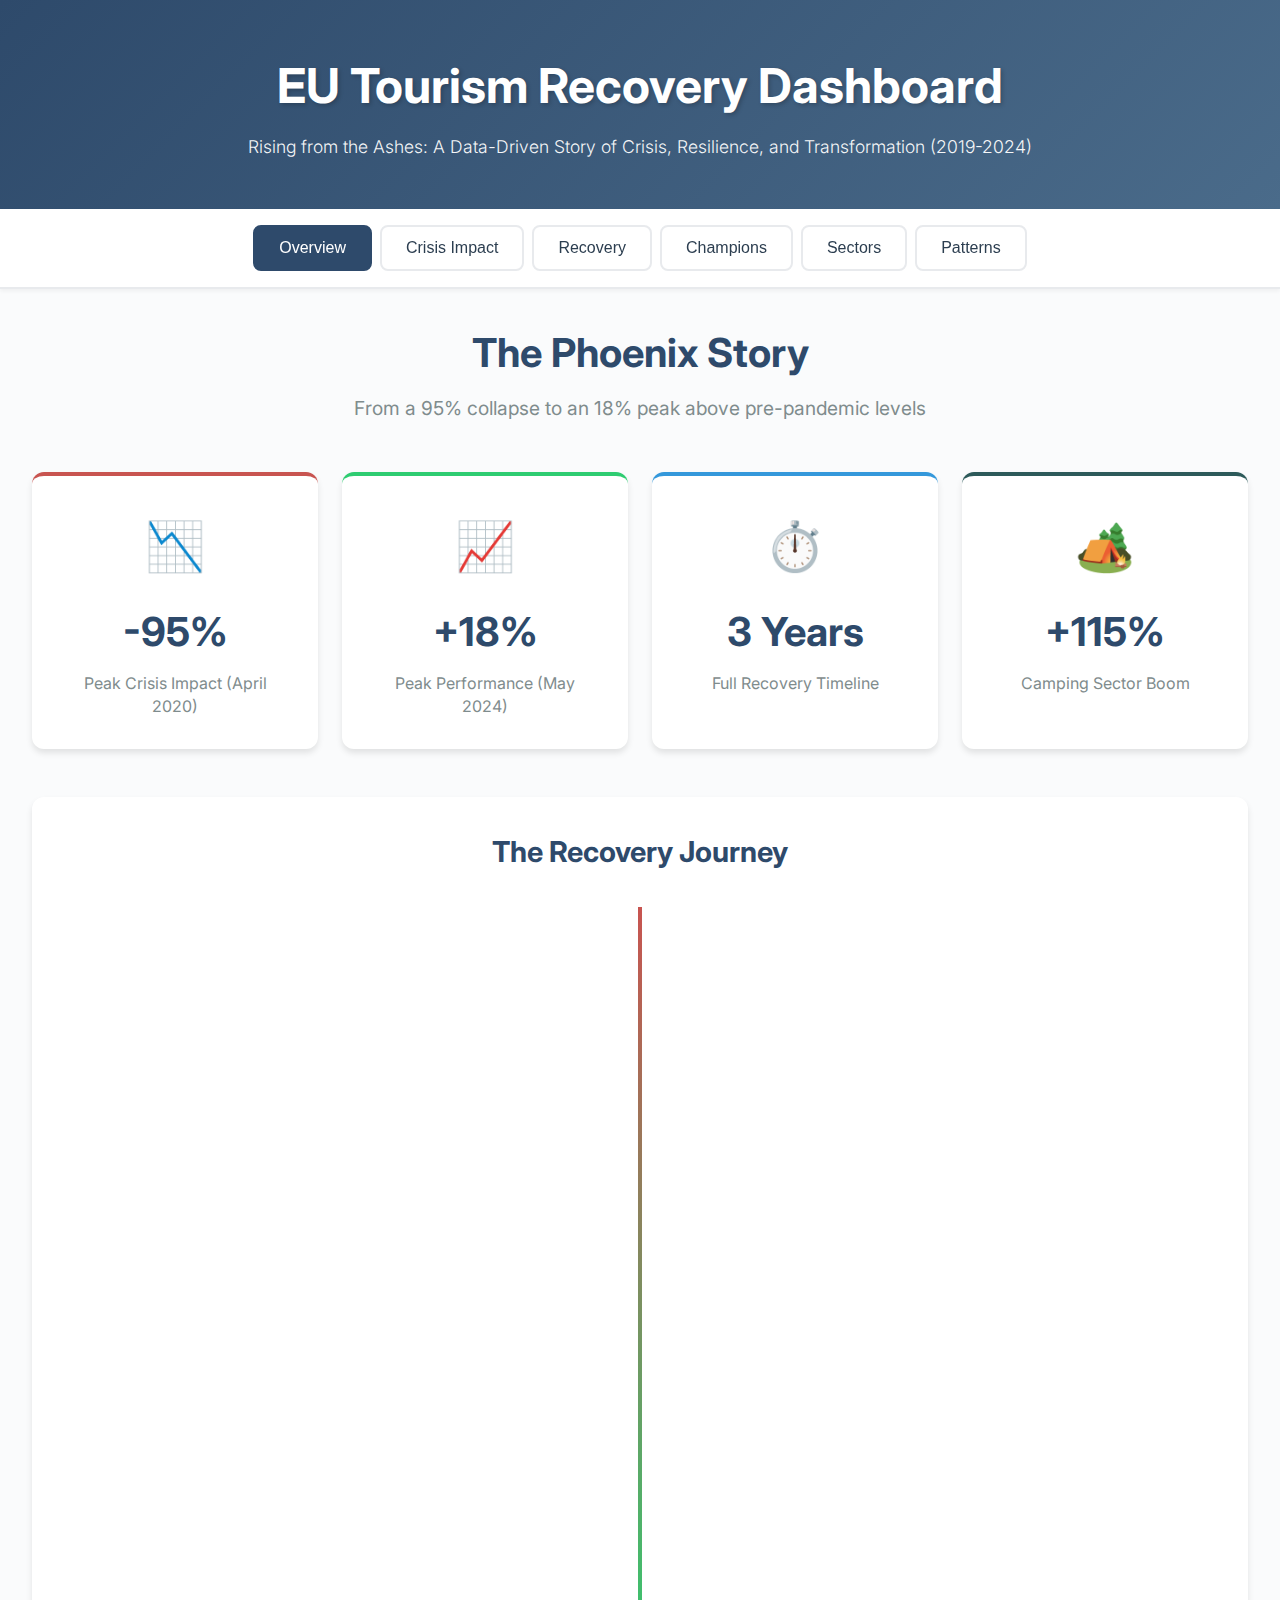
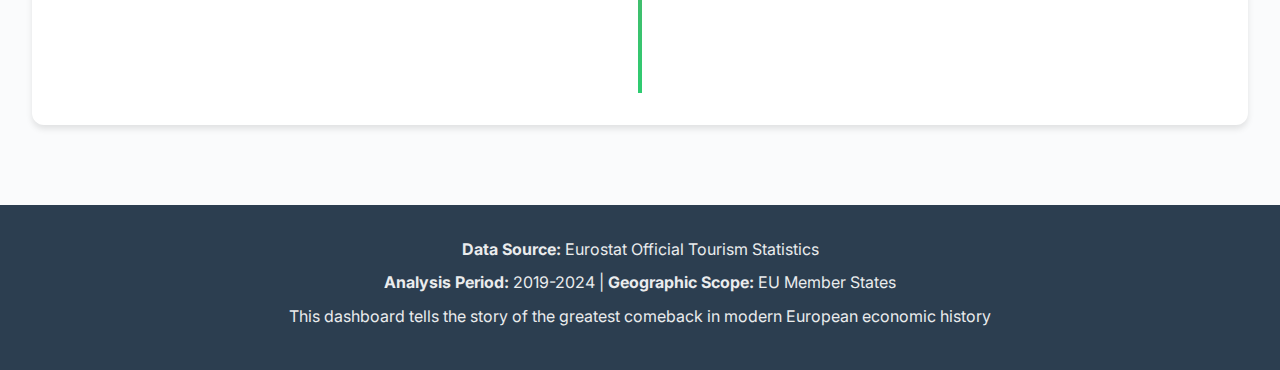
<file: index.html>
<!DOCTYPE html>
<html lang="en">
<head>
    <meta charset="UTF-8">
    <meta name="viewport" content="width=device-width, initial-scale=1.0">
    <title>EU Tourism Recovery Dashboard</title>
    <link rel="stylesheet" href="assets/css/styles.css">
    <link href="https://fonts.googleapis.com/css2?family=Inter:wght@300;400;500;600;700&display=swap" rel="stylesheet">
</head>
<body>
    <div class="dashboard-container">
        <!-- Header -->
        <header class="dashboard-header">
            <div class="header-content">
                <h1 class="main-title">EU Tourism Recovery Dashboard</h1>
                <p class="subtitle">Rising from the Ashes: A Data-Driven Story of Crisis, Resilience, and Transformation (2019-2024)</p>
            </div>
        </header>

        <!-- Navigation -->
        <nav class="dashboard-nav">
            <div class="nav-container">
                <button class="nav-btn active" data-section="overview">Overview</button>
                <button class="nav-btn" data-section="crisis">Crisis Impact</button>
                <button class="nav-btn" data-section="recovery">Recovery</button>
                <button class="nav-btn" data-section="champions">Champions</button>
                <button class="nav-btn" data-section="sectors">Sectors</button>
                <button class="nav-btn" data-section="patterns">Patterns</button>
            </div>
        </nav>

        <!-- Main Content -->
        <main class="dashboard-main">
            <!-- Overview Section -->
            <section id="overview" class="dashboard-section active">
                <div class="section-header">
                    <h2>The Phoenix Story</h2>
                    <p>From a 95% collapse to an 18% peak above pre-pandemic levels</p>
                </div>
                
                <div class="metrics-grid">
                    <div class="metric-card crisis">
                        <div class="metric-icon">📉</div>
                        <div class="metric-value">-95%</div>
                        <div class="metric-label">Peak Crisis Impact (April 2020)</div>
                    </div>
                    <div class="metric-card recovery">
                        <div class="metric-icon">📈</div>
                        <div class="metric-value">+18%</div>
                        <div class="metric-label">Peak Performance (May 2024)</div>
                    </div>
                    <div class="metric-card timeline">
                        <div class="metric-icon">⏱️</div>
                        <div class="metric-value">3 Years</div>
                        <div class="metric-label">Full Recovery Timeline</div>
                    </div>
                    <div class="metric-card growth">
                        <div class="metric-icon">🏕️</div>
                        <div class="metric-value">+115%</div>
                        <div class="metric-label">Camping Sector Boom</div>
                    </div>
                </div>

                <div class="story-timeline">
                    <h3>The Recovery Journey</h3>
                    <div class="timeline">
                        <div class="timeline-item">
                            <div class="timeline-year">2019</div>
                            <div class="timeline-content">
                                <h4>The Golden Age</h4>
                                <p>EU tourism at its peak - the last normal year</p>
                            </div>
                        </div>
                        <div class="timeline-item crisis-item">
                            <div class="timeline-year">2020</div>
                            <div class="timeline-content">
                                <h4>The Great Collapse</h4>
                                <p>95% decline in April - the darkest hour of European tourism</p>
                            </div>
                        </div>
                        <div class="timeline-item">
                            <div class="timeline-year">2021-2022</div>
                            <div class="timeline-content">
                                <h4>The Struggle</h4>
                                <p>Gradual recovery begins - adaptation and innovation</p>
                            </div>
                        </div>
                        <div class="timeline-item recovery-item">
                            <div class="timeline-year">2023</div>
                            <div class="timeline-content">
                                <h4>Full Recovery</h4>
                                <p>Return to pre-pandemic levels - the breakthrough moment</p>
                            </div>
                        </div>
                        <div class="timeline-item success-item">
                            <div class="timeline-year">2024</div>
                            <div class="timeline-content">
                                <h4>The Renaissance</h4>
                                <p>18% peak above 2019 levels - stronger than ever before</p>
                            </div>
                        </div>
                    </div>
                </div>
            </section>

            <!-- Crisis Impact Section -->
            <section id="crisis" class="dashboard-section">
                <div class="section-header">
                    <h2>The Great Collapse (2020)</h2>
                    <p>When the world stopped traveling</p>
                </div>
                
                <div class="chart-container">
                    <img src="assets/images/covid_impact_map_journalism.png" alt="COVID-19 Impact Map" class="chart-image">
                    <div class="chart-insights">
                        <h3>Key Insights</h3>
                        <ul>
                            <li><strong>Cyprus:</strong> 79% decline - worst affected EU member</li>
                            <li><strong>Greece:</strong> 74% decline - islands stood deserted</li>
                            <li><strong>Malta:</strong> 70% decline - tourism-dependent island hit hard</li>
                            <li><strong>Spain:</strong> 69% decline - beaches empty, museums closed</li>
                        </ul>
                    </div>
                </div>
                
                <div class="interactive-map">
                    <img src="assets/images/covid_impact.png" alt="COVID-19 Impact on EU Tourism" class="chart-image">
                    <p class="chart-caption">The geographic anatomy of tourism's darkest hour - deeper red indicates deeper wounds</p>
                </div>
            </section>

            <!-- Recovery Section -->
            <section id="recovery" class="dashboard-section">
                <div class="section-header">
                    <h2>The Phoenix Rises (2020-2024)</h2>
                    <p>The most remarkable comeback in modern European economic history</p>
                </div>
                
                <div class="chart-container">
                    <img src="assets/images/recovery_trajectory.png" alt="EU Tourism Recovery Trajectory" class="chart-image">
                    <div class="recovery-milestones">
                        <h3>Recovery Milestones</h3>
                        <div class="milestone">
                            <span class="milestone-period">2020-2021</span>
                            <span class="milestone-desc">The Valley of Despair (-95% to -76%)</span>
                        </div>
                        <div class="milestone">
                            <span class="milestone-period">2021-2022</span>
                            <span class="milestone-desc">The First Steps (-76% to -30%)</span>
                        </div>
                        <div class="milestone">
                            <span class="milestone-period">2022-2023</span>
                            <span class="milestone-desc">The Breakthrough (-30% to +0.5%)</span>
                        </div>
                        <div class="milestone success">
                            <span class="milestone-period">2023-2024</span>
                            <span class="milestone-desc">The Renaissance (+0.5% to +18%)</span>
                        </div>
                    </div>
                </div>
            </section>

            <!-- Champions Section -->
            <section id="champions" class="dashboard-section">
                <div class="section-header">
                    <h2>The New Champions (2024)</h2>
                    <p>Countries that didn't just recover, but emerged stronger than ever</p>
                </div>
                
                <div class="champions-grid">
                    <div class="champion-card gold">
                        <div class="champion-rank">🥇</div>
                        <div class="champion-country">Denmark</div>
                        <div class="champion-growth">+20%</div>
                    </div>
                    <div class="champion-card silver">
                        <div class="champion-rank">🥈</div>
                        <div class="champion-country">Netherlands</div>
                        <div class="champion-growth">+19%</div>
                    </div>
                    <div class="champion-card bronze">
                        <div class="champion-rank">🥉</div>
                        <div class="champion-country">Portugal</div>
                        <div class="champion-growth">+15%</div>
                    </div>
                </div>

                <div class="recovery-map">
                    <img src="assets/images/recovery_2024_map_journalism.png" alt="2024 Recovery Map" class="chart-image">
                    <p class="chart-caption">2024 performance shows who bounced back strongest - green indicates growth above 2019 levels</p>
                </div>
                <div class="chart-container">
                    <img src="assets/images/3_country_performance.png" alt="Country Performance 2024" class="chart-image">
                </div>
            </section>

            <!-- Sectors Section -->
            <section id="sectors" class="dashboard-section">
                <div class="section-header">
                    <h2>The Great Transformation</h2>
                    <p>How the pandemic changed not just where people traveled, but how they traveled</p>
                </div>
                
                <div class="sector-cards">
                    <div class="sector-card outdoor">
                        <div class="sector-icon">🏕️</div>
                        <div class="sector-name">Camping & Outdoor</div>
                        <div class="sector-growth">+115%</div>
                        <div class="sector-desc">The outdoor revolution! Europeans discovered the joy of sleeping under stars</div>
                    </div>
                    <div class="sector-card rentals">
                        <div class="sector-icon">🏠</div>
                        <div class="sector-name">Holiday Rentals</div>
                        <div class="sector-growth">+25%</div>
                        <div class="sector-desc">Home-away-from-home boom - space, privacy, and authentic experiences</div>
                    </div>
                    <div class="sector-card hotels">
                        <div class="sector-icon">🏨</div>
                        <div class="sector-name">Hotels</div>
                        <div class="sector-growth">+17%</div>
                        <div class="sector-desc">Traditional lodging adapted with contactless services and enhanced hygiene</div>
                    </div>
                </div>

                <div class="chart-container">
                    <img src="assets/images/4_accommodation_sectors.png" alt="Accommodation Sector Performance" class="chart-image">
                </div>
            </section>

            <!-- Patterns Section -->
            <section id="patterns" class="dashboard-section">
                <div class="section-header">
                    <h2>New Travel Rhythms</h2>
                    <p>How Europeans learned to travel to a new beat</p>
                </div>
                
                <div class="patterns-grid">
                    <div class="chart-container">
                        <img src="assets/images/7_domestic_vs_international.png" alt="Domestic vs International Recovery" class="chart-image">
                        <h3>The Tale of Two Tourists</h3>
                        <p>Although domestic tourism recovered faster but International tourism (+8%) actually outperformed domestic tourism (+5%) in 2024</p>
                    </div>
                    
                    <div class="chart-container">
                        <img src="assets/images/8_seasonal_patterns.png" alt="Seasonal Patterns" class="chart-image">
                        <h3>The New Seasonality</h3>
                        <p>August still remains the peak month for travel post pandemic</p>
                    </div>
                </div>

                <div class="chart-container">
                    <img src="assets/images/6_monthly_journey.png" alt="Monthly Journey 2019 vs 2020" class="chart-image">
                    <h3>The Tale of Two Years</h3>
                    <p>2019 vs 2020 - the most dramatic before-and-after story in tourism history</p>
                </div>
            </section>
        </main>

        <!-- Footer -->
        <footer class="dashboard-footer">
            <div class="footer-content">
                <p><strong>Data Source:</strong> Eurostat Official Tourism Statistics</p>
                <p><strong>Analysis Period:</strong> 2019-2024 | <strong>Geographic Scope:</strong> EU Member States</p>
                <p>This dashboard tells the story of the greatest comeback in modern European economic history</p>
            </div>
        </footer>
    </div>

    <script src="assets/js/script.js"></script>
</body>
</html>
</file>
<file: assets/css/styles.css>
/* Reset and Base Styles */
* {
    margin: 0;
    padding: 0;
    box-sizing: border-box;
}

body {
    font-family: 'Inter', -apple-system, BlinkMacSystemFont, 'Segoe UI', sans-serif;
    background: linear-gradient(135deg, #667eea 0%, #2c3e50 100%);
    color: #1a1a1a;
    line-height: 1.6;
    min-height: 100vh;
}

.dashboard-container {
    max-width: 1400px;
    margin: 0 auto;
    background: #fafbfc;
    min-height: 100vh;
    box-shadow: 0 0 50px rgba(0, 0, 0, 0.2);
}

/* Header */
.dashboard-header {
    background: linear-gradient(135deg, #2E4A6B 0%, #4A6B8A 100%);
    color: white;
    padding: 3rem 2rem;
    text-align: center;
    box-shadow: 0 4px 6px rgba(0, 0, 0, 0.1);
}

.main-title {
    font-size: 3rem;
    font-weight: 700;
    margin-bottom: 0.5rem;
    text-shadow: 2px 2px 4px rgba(0, 0, 0, 0.2);
}

.subtitle {
    font-size: 1.1rem;
    font-weight: 300;
    opacity: 0.95;
    max-width: 800px;
    margin: 0 auto;
}

/* Navigation */
.dashboard-nav {
    background: white;
    border-bottom: 2px solid #e8eaed;
    position: sticky;
    top: 0;
    z-index: 100;
    box-shadow: 0 2px 4px rgba(0, 0, 0, 0.05);
}

.nav-container {
    display: flex;
    justify-content: center;
    flex-wrap: wrap;
    gap: 0.5rem;
    padding: 1rem 2rem;
}

.nav-btn {
    background: transparent;
    border: 2px solid #e8eaed;
    padding: 0.75rem 1.5rem;
    font-size: 1rem;
    font-weight: 500;
    color: #2c3e50;
    cursor: pointer;
    border-radius: 8px;
    transition: all 0.3s ease;
}

.nav-btn:hover {
    background: #f5f7fa;
    border-color: #2E4A6B;
    transform: translateY(-2px);
}

.nav-btn.active {
    background: #2E4A6B;
    color: white;
    border-color: #2E4A6B;
}

/* Main Content */
.dashboard-main {
    padding: 2rem;
}

.dashboard-section {
    display: none;
    animation: fadeIn 0.5s ease;
}

.dashboard-section.active {
    display: block;
}

@keyframes fadeIn {
    from {
        opacity: 0;
        transform: translateY(20px);
    }
    to {
        opacity: 1;
        transform: translateY(0);
    }
}

.section-header {
    text-align: center;
    margin-bottom: 3rem;
}

.section-header h2 {
    font-size: 2.5rem;
    color: #2E4A6B;
    margin-bottom: 0.5rem;
}

.section-header p {
    font-size: 1.2rem;
    color: #7f8c8d;
}

/* Metrics Grid */
.metrics-grid {
    display: grid;
    grid-template-columns: repeat(auto-fit, minmax(280px, 1fr));
    gap: 1.5rem;
    margin-bottom: 3rem;
}

.metric-card {
    background: white;
    padding: 2rem;
    border-radius: 12px;
    text-align: center;
    box-shadow: 0 4px 6px rgba(0, 0, 0, 0.1);
    transition: transform 0.3s ease, box-shadow 0.3s ease;
}

.metric-card:hover {
    transform: translateY(-5px);
    box-shadow: 0 8px 12px rgba(0, 0, 0, 0.15);
}

.metric-card.crisis {
    border-top: 4px solid #C85450;
}

.metric-card.recovery {
    border-top: 4px solid #2ECC71;
}

.metric-card.timeline {
    border-top: 4px solid #3498DB;
    position: relative;
}

.metric-card.timeline::before {
    display: none !important;
}

.metric-card.growth {
    border-top: 4px solid #2D5A5A;
}

.metric-icon {
    font-size: 3rem;
    margin-bottom: 1rem;
}

.metric-value {
    font-size: 2.5rem;
    font-weight: 700;
    color: #2E4A6B;
    margin-bottom: 0.5rem;
}

.metric-label {
    font-size: 1rem;
    color: #7f8c8d;
    line-height: 1.4;
    text-align: center;
}

/* Timeline */
.story-timeline {
    background: white;
    padding: 2rem;
    border-radius: 12px;
    box-shadow: 0 4px 6px rgba(0, 0, 0, 0.1);
}

.story-timeline h3 {
    font-size: 1.8rem;
    color: #2E4A6B;
    margin-bottom: 2rem;
    text-align: center;
}

.timeline {
    position: relative;
    padding: 2rem 0;
}

.story-timeline .timeline::before {
    content: '';
    position: absolute;
    left: 50%;
    top: 0;
    bottom: 0;
    width: 4px;
    background: linear-gradient(to bottom, #C85450, #2ECC71);
    transform: translateX(-50%);
}

.timeline-item {
    display: flex;
    margin-bottom: 2rem;
    position: relative;
}

.timeline-item:nth-child(odd) {
    flex-direction: row;
}

.timeline-item:nth-child(even) {
    flex-direction: row-reverse;
}

.timeline-year {
    flex: 0 0 45%;
    text-align: center;
    font-size: 1.5rem;
    font-weight: 700;
    color: #2E4A6B;
    padding: 1rem;
}

.timeline-content {
    flex: 0 0 45%;
    background: #f5f7fa;
    padding: 1.5rem;
    border-radius: 8px;
    box-shadow: 0 2px 4px rgba(0, 0, 0, 0.1);
}

.timeline-content h4 {
    font-size: 1.2rem;
    color: #2E4A6B;
    margin-bottom: 0.5rem;
}

.timeline-content p {
    color: #7f8c8d;
}

.crisis-item .timeline-content {
    border-left: 4px solid #C85450;
}

.recovery-item .timeline-content {
    border-left: 4px solid #3498DB;
}

.success-item .timeline-content {
    border-left: 4px solid #2ECC71;
}

/* Chart Container */
.chart-container {
    background: white;
    padding: 2rem;
    border-radius: 12px;
    box-shadow: 0 4px 6px rgba(0, 0, 0, 0.1);
    margin-bottom: 2rem;
}

.interactive-map,
.recovery-map {
    background: white;
    padding: 1rem;
    border-radius: 12px;
    box-shadow: 0 4px 6px rgba(0, 0, 0, 0.1);
    margin-bottom: 2rem;
    overflow: hidden;
}

.interactive-map iframe,
.recovery-map iframe {
    width: 100%;
    height: 800px;
    border: none;
    border-radius: 8px;
    background: white;
}

.chart-image {
    width: 100%;
    height: auto;
    border-radius: 8px;
    margin-bottom: 1rem;
}

.chart-caption {
    text-align: center;
    color: #7f8c8d;
    font-style: italic;
    margin-top: 1rem;
}

.chart-insights {
    margin-top: 1.5rem;
}

.chart-insights h3 {
    font-size: 1.5rem;
    color: #2E4A6B;
    margin-bottom: 1rem;
}

.chart-insights ul {
    list-style: none;
    padding: 0;
}

.chart-insights li {
    padding: 0.75rem;
    margin-bottom: 0.5rem;
    background: #f5f7fa;
    border-radius: 6px;
    border-left: 4px solid #C85450;
}

.chart-insights strong {
    color: #2E4A6B;
}

/* Recovery Milestones */
.recovery-milestones {
    margin-top: 2rem;
}

.recovery-milestones h3 {
    font-size: 1.5rem;
    color: #2E4A6B;
    margin-bottom: 1rem;
}

.milestone {
    display: flex;
    justify-content: space-between;
    align-items: center;
    padding: 1rem;
    margin-bottom: 0.75rem;
    background: #f5f7fa;
    border-radius: 6px;
    border-left: 4px solid #3498DB;
}

.milestone.success {
    border-left-color: #2ECC71;
    background: #e8f5e9;
}

.milestone-period {
    font-weight: 600;
    color: #2E4A6B;
}

.milestone-desc {
    color: #7f8c8d;
}

/* Champions Grid */
.champions-grid {
    display: grid;
    grid-template-columns: repeat(auto-fit, minmax(300px, 1fr));
    gap: 2rem;
    margin-bottom: 3rem;
}

.champion-card {
    background: white;
    padding: 2rem;
    border-radius: 12px;
    text-align: center;
    box-shadow: 0 4px 6px rgba(0, 0, 0, 0.1);
    transition: transform 0.3s ease;
}

.champion-card:hover {
    transform: translateY(-5px);
}

.champion-card.gold {
    border-top: 6px solid #FFD700;
}

.champion-card.silver {
    border-top: 6px solid #C0C0C0;
}

.champion-card.bronze {
    border-top: 6px solid #CD7F32;
}

.champion-rank {
    font-size: 3rem;
    margin-bottom: 1rem;
}

.champion-country {
    font-size: 1.8rem;
    font-weight: 700;
    color: #2E4A6B;
    margin-bottom: 0.5rem;
}

.champion-growth {
    font-size: 2rem;
    font-weight: 700;
    color: #2ECC71;
    margin-bottom: 1rem;
}

.champion-story {
    color: #7f8c8d;
    line-height: 1.6;
}

/* Sector Cards */
.sector-cards {
    display: grid;
    grid-template-columns: repeat(auto-fit, minmax(280px, 1fr));
    gap: 2rem;
    margin-bottom: 3rem;
}

.sector-card {
    background: white;
    padding: 2rem;
    border-radius: 12px;
    text-align: center;
    box-shadow: 0 4px 6px rgba(0, 0, 0, 0.1);
    transition: transform 0.3s ease;
}

.sector-card:hover {
    transform: translateY(-5px);
}

.sector-card.outdoor {
    border-top: 6px solid #2D5A5A;
}

.sector-card.rentals {
    border-top: 6px solid #4A7A7A;
}

.sector-card.hotels {
    border-top: 6px solid #679A9A;
}

.sector-icon {
    font-size: 3rem;
    margin-bottom: 1rem;
}

.sector-name {
    font-size: 1.3rem;
    font-weight: 600;
    color: #2E4A6B;
    margin-bottom: 0.5rem;
}

.sector-growth {
    font-size: 2rem;
    font-weight: 700;
    color: #2ECC71;
    margin-bottom: 1rem;
}

.sector-desc {
    color: #7f8c8d;
    line-height: 1.6;
}

/* Patterns Grid */
.patterns-grid {
    display: grid;
    grid-template-columns: repeat(auto-fit, minmax(500px, 1fr));
    gap: 2rem;
    margin-bottom: 2rem;
}

/* Footer */
.dashboard-footer {
    background: #2c3e50;
    color: white;
    padding: 2rem;
    text-align: center;
    margin-top: 3rem;
}

.footer-content p {
    margin-bottom: 0.5rem;
    opacity: 0.9;
}

/* Responsive Design */
@media (max-width: 768px) {
    .main-title {
        font-size: 2rem;
    }

    .subtitle {
        font-size: 1rem;
    }

    .nav-container {
        padding: 0.5rem 1rem;
    }

    .nav-btn {
        padding: 0.5rem 1rem;
        font-size: 0.9rem;
    }

    .dashboard-main {
        padding: 1rem;
    }

    .section-header h2 {
        font-size: 1.8rem;
    }

    .metrics-grid {
        grid-template-columns: 1fr;
    }

    .story-timeline .timeline::before {
        left: 20px;
    }

    .timeline-item {
        flex-direction: column !important;
        padding-left: 50px;
    }

    .timeline-year,
    .timeline-content {
        flex: 1 1 100%;
    }

    .champions-grid,
    .sector-cards {
        grid-template-columns: 1fr;
    }

    .patterns-grid {
        grid-template-columns: 1fr;
    }
}

@media (max-width: 480px) {
    .main-title {
        font-size: 1.5rem;
    }

    .metric-value {
        font-size: 2rem;
    }

    .champion-country {
        font-size: 1.5rem;
    }
}
</file>
